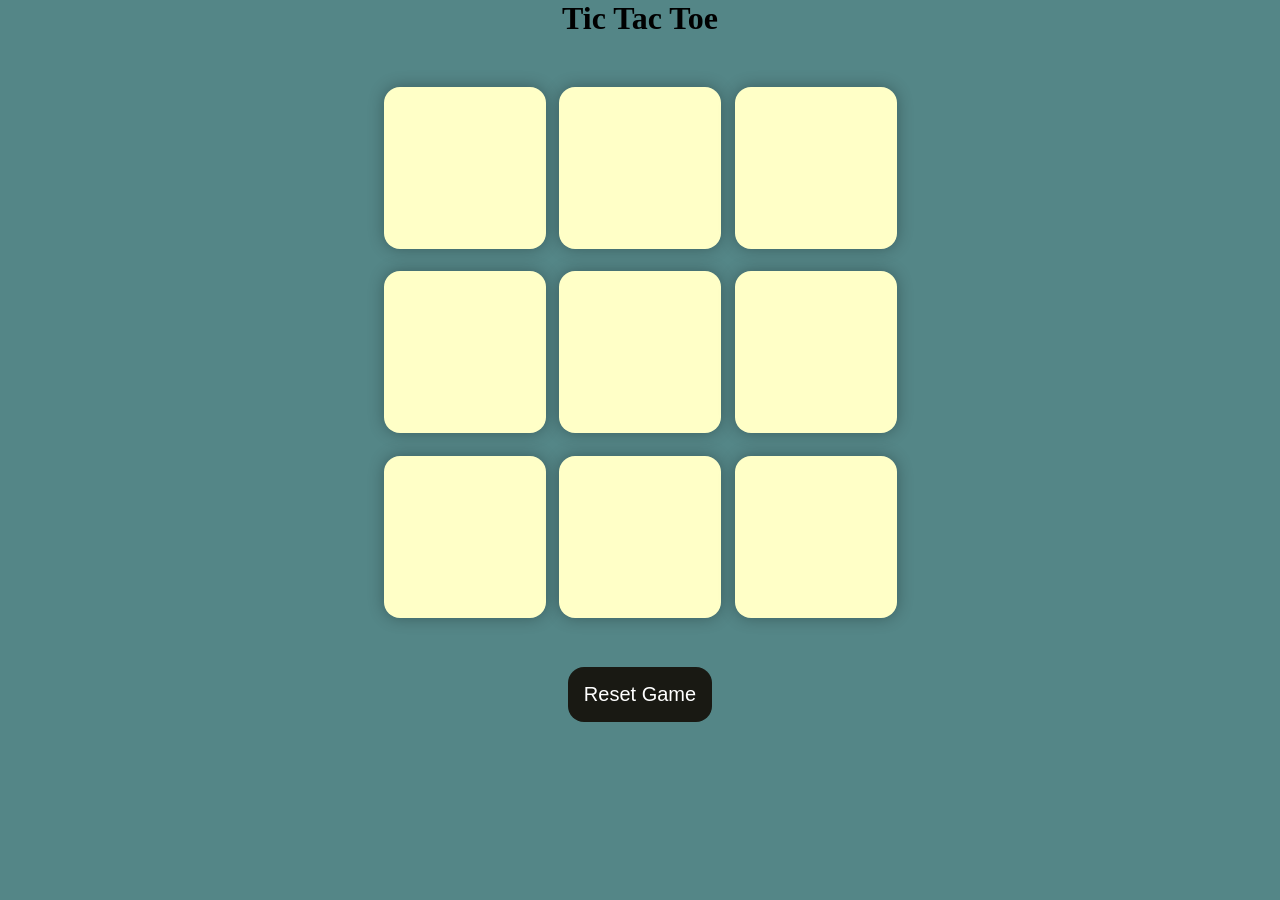
<file: Tic-Tac-Toe/index.html>
<!DOCTYPE html>
<html lang="en">
  <head>
    <meta charset="UTF-8" />
    <meta name="viewport" content="width=device-width, initial-scale=1.0" />
    <title>Tic-Tac-Toe Game</title>
    <link rel="stylesheet" href="style.css" />
  </head>
  <body>
    <div class="msg-container hide">
      <p id="msg">Winner</p>
      <button id="new-btn">New Game</button>
    </div>
    <main>
      <h1>Tic Tac Toe</h1>
      <div class="container">
        <div class="game">
          <button class="box"></button>
          <button class="box"></button>
          <button class="box"></button>
          <button class="box"></button>
          <button class="box"></button>
          <button class="box"></button>
          <button class="box"></button>
          <button class="box"></button>
          <button class="box"></button>
        </div>
      </div>
      <button id="reset-btn">Reset Game</button>
    </main>
    <script src="app.js"></script>
  </body>
</html>
</file>
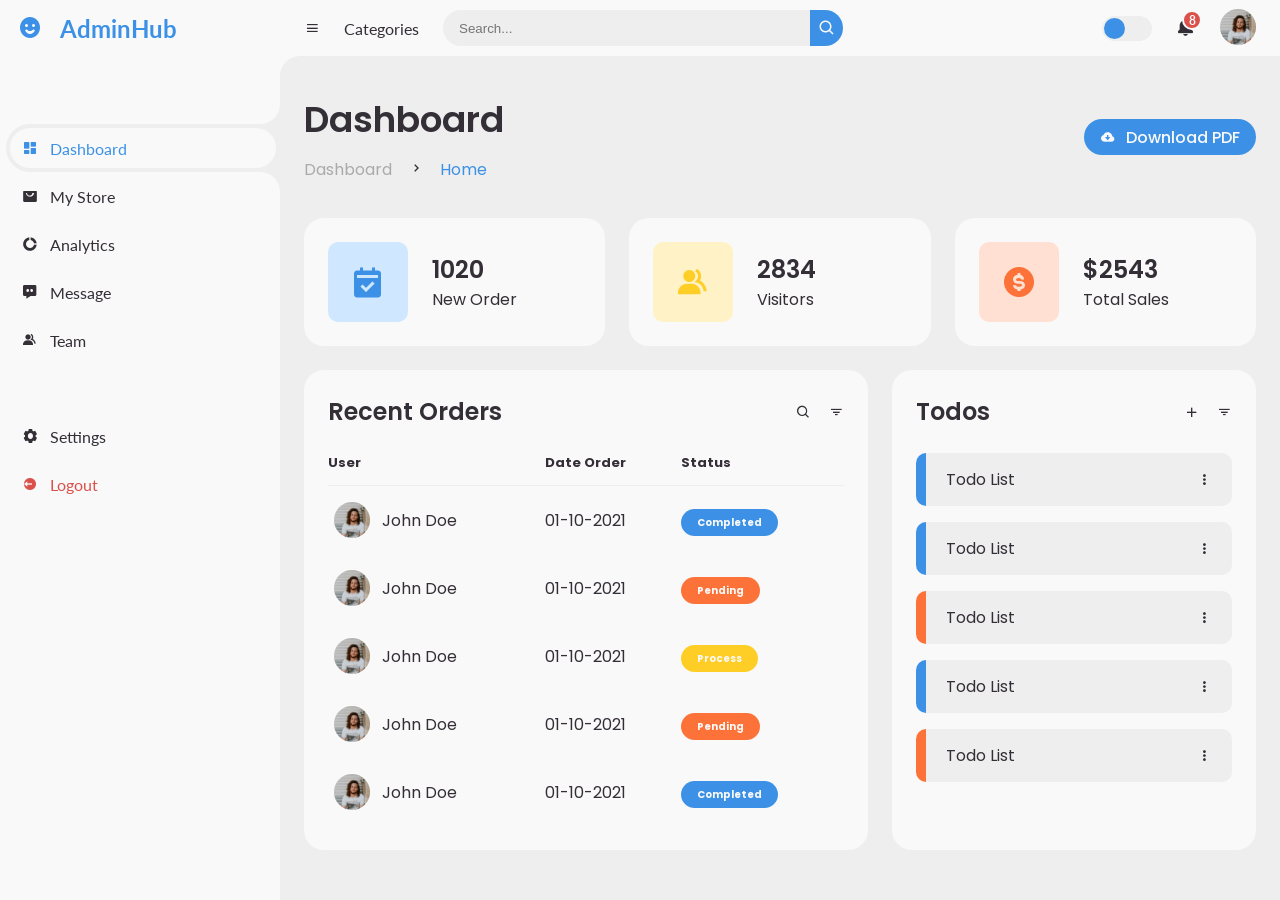
<file: JavaScript/Admin dashboared/Admin dashboared html css js/index.html>
<!DOCTYPE html>
<html lang="en">
<head>
	<meta charset="UTF-8">
	<meta name="viewport" content="width=device-width, initial-scale=1.0">

	<!-- Boxicons -->
	<link href='https://unpkg.com/boxicons@2.0.9/css/boxicons.min.css' rel='stylesheet'>
	<!-- My CSS -->
	<link rel="stylesheet" href="style.css">

	<title>AdminHub</title>
</head>
<body>


	<!-- SIDEBAR -->
	<section id="sidebar">
		<a href="#" class="brand">
			<i class='bx bxs-smile'></i>
			<span class="text">AdminHub</span>
		</a>
		<ul class="side-menu top">
			<li class="active">
				<a href="#">
					<i class='bx bxs-dashboard' ></i>
					<span class="text">Dashboard</span>
				</a>
			</li>
			<li>
				<a href="#">
					<i class='bx bxs-shopping-bag-alt' ></i>
					<span class="text">My Store</span>
				</a>
			</li>
			<li>
				<a href="#">
					<i class='bx bxs-doughnut-chart' ></i>
					<span class="text">Analytics</span>
				</a>
			</li>
			<li>
				<a href="#">
					<i class='bx bxs-message-dots' ></i>
					<span class="text">Message</span>
				</a>
			</li>
			<li>
				<a href="#">
					<i class='bx bxs-group' ></i>
					<span class="text">Team</span>
				</a>
			</li>
		</ul>
		<ul class="side-menu">
			<li>
				<a href="#">
					<i class='bx bxs-cog' ></i>
					<span class="text">Settings</span>
				</a>
			</li>
			<li>
				<a href="#" class="logout">
					<i class='bx bxs-log-out-circle' ></i>
					<span class="text">Logout</span>
				</a>
			</li>
		</ul>
	</section>
	<!-- SIDEBAR -->



	<!-- CONTENT -->
	<section id="content">
		<!-- NAVBAR -->
		<nav>
			<i class='bx bx-menu' ></i>
			<a href="#" class="nav-link">Categories</a>
			<form action="#">
				<div class="form-input">
					<input type="search" placeholder="Search...">
					<button type="submit" class="search-btn"><i class='bx bx-search' ></i></button>
				</div>
			</form>
			<input type="checkbox" id="switch-mode" hidden>
			<label for="switch-mode" class="switch-mode"></label>
			<a href="#" class="notification">
				<i class='bx bxs-bell' ></i>
				<span class="num">8</span>
			</a>
			<a href="#" class="profile">
				<img src="img/people.png">
			</a>
		</nav>
		<!-- NAVBAR -->

		<!-- MAIN -->
		<main>
			<div class="head-title">
				<div class="left">
					<h1>Dashboard</h1>
					<ul class="breadcrumb">
						<li>
							<a href="#">Dashboard</a>
						</li>
						<li><i class='bx bx-chevron-right' ></i></li>
						<li>
							<a class="active" href="#">Home</a>
						</li>
					</ul>
				</div>
				<a href="#" class="btn-download">
					<i class='bx bxs-cloud-download' ></i>
					<span class="text">Download PDF</span>
				</a>
			</div>

			<ul class="box-info">
				<li>
					<i class='bx bxs-calendar-check' ></i>
					<span class="text">
						<h3>1020</h3>
						<p>New Order</p>
					</span>
				</li>
				<li>
					<i class='bx bxs-group' ></i>
					<span class="text">
						<h3>2834</h3>
						<p>Visitors</p>
					</span>
				</li>
				<li>
					<i class='bx bxs-dollar-circle' ></i>
					<span class="text">
						<h3>$2543</h3>
						<p>Total Sales</p>
					</span>
				</li>
			</ul>


			<div class="table-data">
				<div class="order">
					<div class="head">
						<h3>Recent Orders</h3>
						<i class='bx bx-search' ></i>
						<i class='bx bx-filter' ></i>
					</div>
					<table>
						<thead>
							<tr>
								<th>User</th>
								<th>Date Order</th>
								<th>Status</th>
							</tr>
						</thead>
						<tbody>
							<tr>
								<td>
									<img src="img/people.png">
									<p>John Doe</p>
								</td>
								<td>01-10-2021</td>
								<td><span class="status completed">Completed</span></td>
							</tr>
							<tr>
								<td>
									<img src="img/people.png">
									<p>John Doe</p>
								</td>
								<td>01-10-2021</td>
								<td><span class="status pending">Pending</span></td>
							</tr>
							<tr>
								<td>
									<img src="img/people.png">
									<p>John Doe</p>
								</td>
								<td>01-10-2021</td>
								<td><span class="status process">Process</span></td>
							</tr>
							<tr>
								<td>
									<img src="img/people.png">
									<p>John Doe</p>
								</td>
								<td>01-10-2021</td>
								<td><span class="status pending">Pending</span></td>
							</tr>
							<tr>
								<td>
									<img src="img/people.png">
									<p>John Doe</p>
								</td>
								<td>01-10-2021</td>
								<td><span class="status completed">Completed</span></td>
							</tr>
						</tbody>
					</table>
				</div>
				<div class="todo">
					<div class="head">
						<h3>Todos</h3>
						<i class='bx bx-plus' ></i>
						<i class='bx bx-filter' ></i>
					</div>
					<ul class="todo-list">
						<li class="completed">
							<p>Todo List</p>
							<i class='bx bx-dots-vertical-rounded' ></i>
						</li>
						<li class="completed">
							<p>Todo List</p>
							<i class='bx bx-dots-vertical-rounded' ></i>
						</li>
						<li class="not-completed">
							<p>Todo List</p>
							<i class='bx bx-dots-vertical-rounded' ></i>
						</li>
						<li class="completed">
							<p>Todo List</p>
							<i class='bx bx-dots-vertical-rounded' ></i>
						</li>
						<li class="not-completed">
							<p>Todo List</p>
							<i class='bx bx-dots-vertical-rounded' ></i>
						</li>
					</ul>
				</div>
			</div>
		</main>
		<!-- MAIN -->
	</section>
	<!-- CONTENT -->
	

	<script src="script.js"></script>
</body>
</html>
</file>
<file: Tic-Tac-Toe/style.css>
* {
    margin: 0;
    padding: 0;
  }
  
  body {
    background-color: #548687;
    text-align: center;
  }
  
  .container {
    height: 70vh;
    display: flex;
  
    justify-content: center;
    align-items: center;
  }
  
  .game {
    height: 60vmin;
    width: 60vmin;
    display: flex;
    flex-wrap: wrap;
    justify-content: center;
    align-items: center;
    gap: 1.5vmin;
  }
  
  .box {
    height: 18vmin;
    width: 18vmin;
    border-radius: 1rem;
    border: none;
    box-shadow: 0 0 1rem rgba(0, 0, 0, 0.3);
    font-size: 8vmin;
    color: #b0413e;
    background-color: #ffffc7;
  }
  
  #reset-btn {
    padding: 1rem;
    font-size: 1.25rem;
    background-color: #191913;
    color: #fff;
    border-radius: 1rem;
    border: none;
  }
  
  #new-btn {
    padding: 1rem;
    font-size: 1.25rem;
    background-color: #191913;
    color: #fff;
    border-radius: 1rem;
    border: none;
  }
  
  #msg {
    color: #ffffc7;
    font-size: 5vmin;
  }
  
  .msg-container {
    height: 100vmin;
    display: flex;
    justify-content: center;
    align-items: center;
    flex-direction: column;
    gap: 4rem;
  }
  
  .hide {
    display: none;
  }
</file>
<file: JavaScript/Admin dashboared/Admin dashboared html css js/style.css>
@import url('https://fonts.googleapis.com/css2?family=Lato:wght@400;700&family=Poppins:wght@400;500;600;700&display=swap');

* {
	margin: 0;
	padding: 0;
	box-sizing: border-box;
}

a {
	text-decoration: none;
}

li {
	list-style: none;
}

:root {
	--poppins: 'Poppins', sans-serif;
	--lato: 'Lato', sans-serif;

	--light: #F9F9F9;
	--blue: #3C91E6;
	--light-blue: #CFE8FF;
	--grey: #eee;
	--dark-grey: #AAAAAA;
	--dark: #342E37;
	--red: #DB504A;
	--yellow: #FFCE26;
	--light-yellow: #FFF2C6;
	--orange: #FD7238;
	--light-orange: #FFE0D3;
}

html {
	overflow-x: hidden;
}

body.dark {
	--light: #0C0C1E;
	--grey: #060714;
	--dark: #FBFBFB;
}

body {
	background: var(--grey);
	overflow-x: hidden;
}





/* SIDEBAR */
#sidebar {
	position: fixed;
	top: 0;
	left: 0;
	width: 280px;
	height: 100%;
	background: var(--light);
	z-index: 2000;
	font-family: var(--lato);
	transition: .3s ease;
	overflow-x: hidden;
	scrollbar-width: none;
}
#sidebar::--webkit-scrollbar {
	display: none;
}
#sidebar.hide {
	width: 60px;
}
#sidebar .brand {
	font-size: 24px;
	font-weight: 700;
	height: 56px;
	display: flex;
	align-items: center;
	color: var(--blue);
	position: sticky;
	top: 0;
	left: 0;
	background: var(--light);
	z-index: 500;
	padding-bottom: 20px;
	box-sizing: content-box;
}
#sidebar .brand .bx {
	min-width: 60px;
	display: flex;
	justify-content: center;
}
#sidebar .side-menu {
	width: 100%;
	margin-top: 48px;
}
#sidebar .side-menu li {
	height: 48px;
	background: transparent;
	margin-left: 6px;
	border-radius: 48px 0 0 48px;
	padding: 4px;
}
#sidebar .side-menu li.active {
	background: var(--grey);
	position: relative;
}
#sidebar .side-menu li.active::before {
	content: '';
	position: absolute;
	width: 40px;
	height: 40px;
	border-radius: 50%;
	top: -40px;
	right: 0;
	box-shadow: 20px 20px 0 var(--grey);
	z-index: -1;
}
#sidebar .side-menu li.active::after {
	content: '';
	position: absolute;
	width: 40px;
	height: 40px;
	border-radius: 50%;
	bottom: -40px;
	right: 0;
	box-shadow: 20px -20px 0 var(--grey);
	z-index: -1;
}
#sidebar .side-menu li a {
	width: 100%;
	height: 100%;
	background: var(--light);
	display: flex;
	align-items: center;
	border-radius: 48px;
	font-size: 16px;
	color: var(--dark);
	white-space: nowrap;
	overflow-x: hidden;
}
#sidebar .side-menu.top li.active a {
	color: var(--blue);
}
#sidebar.hide .side-menu li a {
	width: calc(48px - (4px * 2));
	transition: width .3s ease;
}
#sidebar .side-menu li a.logout {
	color: var(--red);
}
#sidebar .side-menu.top li a:hover {
	color: var(--blue);
}
#sidebar .side-menu li a .bx {
	min-width: calc(60px  - ((4px + 6px) * 2));
	display: flex;
	justify-content: center;
}
/* SIDEBAR */





/* CONTENT */
#content {
	position: relative;
	width: calc(100% - 280px);
	left: 280px;
	transition: .3s ease;
}
#sidebar.hide ~ #content {
	width: calc(100% - 60px);
	left: 60px;
}




/* NAVBAR */
#content nav {
	height: 56px;
	background: var(--light);
	padding: 0 24px;
	display: flex;
	align-items: center;
	grid-gap: 24px;
	font-family: var(--lato);
	position: sticky;
	top: 0;
	left: 0;
	z-index: 1000;
}
#content nav::before {
	content: '';
	position: absolute;
	width: 40px;
	height: 40px;
	bottom: -40px;
	left: 0;
	border-radius: 50%;
	box-shadow: -20px -20px 0 var(--light);
}
#content nav a {
	color: var(--dark);
}
#content nav .bx.bx-menu {
	cursor: pointer;
	color: var(--dark);
}
#content nav .nav-link {
	font-size: 16px;
	transition: .3s ease;
}
#content nav .nav-link:hover {
	color: var(--blue);
}
#content nav form {
	max-width: 400px;
	width: 100%;
	margin-right: auto;
}
#content nav form .form-input {
	display: flex;
	align-items: center;
	height: 36px;
}
#content nav form .form-input input {
	flex-grow: 1;
	padding: 0 16px;
	height: 100%;
	border: none;
	background: var(--grey);
	border-radius: 36px 0 0 36px;
	outline: none;
	width: 100%;
	color: var(--dark);
}
#content nav form .form-input button {
	width: 36px;
	height: 100%;
	display: flex;
	justify-content: center;
	align-items: center;
	background: var(--blue);
	color: var(--light);
	font-size: 18px;
	border: none;
	outline: none;
	border-radius: 0 36px 36px 0;
	cursor: pointer;
}
#content nav .notification {
	font-size: 20px;
	position: relative;
}
#content nav .notification .num {
	position: absolute;
	top: -6px;
	right: -6px;
	width: 20px;
	height: 20px;
	border-radius: 50%;
	border: 2px solid var(--light);
	background: var(--red);
	color: var(--light);
	font-weight: 700;
	font-size: 12px;
	display: flex;
	justify-content: center;
	align-items: center;
}
#content nav .profile img {
	width: 36px;
	height: 36px;
	object-fit: cover;
	border-radius: 50%;
}
#content nav .switch-mode {
	display: block;
	min-width: 50px;
	height: 25px;
	border-radius: 25px;
	background: var(--grey);
	cursor: pointer;
	position: relative;
}
#content nav .switch-mode::before {
	content: '';
	position: absolute;
	top: 2px;
	left: 2px;
	bottom: 2px;
	width: calc(25px - 4px);
	background: var(--blue);
	border-radius: 50%;
	transition: all .3s ease;
}
#content nav #switch-mode:checked + .switch-mode::before {
	left: calc(100% - (25px - 4px) - 2px);
}
/* NAVBAR */





/* MAIN */
#content main {
	width: 100%;
	padding: 36px 24px;
	font-family: var(--poppins);
	max-height: calc(100vh - 56px);
	overflow-y: auto;
}
#content main .head-title {
	display: flex;
	align-items: center;
	justify-content: space-between;
	grid-gap: 16px;
	flex-wrap: wrap;
}
#content main .head-title .left h1 {
	font-size: 36px;
	font-weight: 600;
	margin-bottom: 10px;
	color: var(--dark);
}
#content main .head-title .left .breadcrumb {
	display: flex;
	align-items: center;
	grid-gap: 16px;
}
#content main .head-title .left .breadcrumb li {
	color: var(--dark);
}
#content main .head-title .left .breadcrumb li a {
	color: var(--dark-grey);
	pointer-events: none;
}
#content main .head-title .left .breadcrumb li a.active {
	color: var(--blue);
	pointer-events: unset;
}
#content main .head-title .btn-download {
	height: 36px;
	padding: 0 16px;
	border-radius: 36px;
	background: var(--blue);
	color: var(--light);
	display: flex;
	justify-content: center;
	align-items: center;
	grid-gap: 10px;
	font-weight: 500;
}




#content main .box-info {
	display: grid;
	grid-template-columns: repeat(auto-fit, minmax(240px, 1fr));
	grid-gap: 24px;
	margin-top: 36px;
}
#content main .box-info li {
	padding: 24px;
	background: var(--light);
	border-radius: 20px;
	display: flex;
	align-items: center;
	grid-gap: 24px;
}
#content main .box-info li .bx {
	width: 80px;
	height: 80px;
	border-radius: 10px;
	font-size: 36px;
	display: flex;
	justify-content: center;
	align-items: center;
}
#content main .box-info li:nth-child(1) .bx {
	background: var(--light-blue);
	color: var(--blue);
}
#content main .box-info li:nth-child(2) .bx {
	background: var(--light-yellow);
	color: var(--yellow);
}
#content main .box-info li:nth-child(3) .bx {
	background: var(--light-orange);
	color: var(--orange);
}
#content main .box-info li .text h3 {
	font-size: 24px;
	font-weight: 600;
	color: var(--dark);
}
#content main .box-info li .text p {
	color: var(--dark);	
}





#content main .table-data {
	display: flex;
	flex-wrap: wrap;
	grid-gap: 24px;
	margin-top: 24px;
	width: 100%;
	color: var(--dark);
}
#content main .table-data > div {
	border-radius: 20px;
	background: var(--light);
	padding: 24px;
	overflow-x: auto;
}
#content main .table-data .head {
	display: flex;
	align-items: center;
	grid-gap: 16px;
	margin-bottom: 24px;
}
#content main .table-data .head h3 {
	margin-right: auto;
	font-size: 24px;
	font-weight: 600;
}
#content main .table-data .head .bx {
	cursor: pointer;
}

#content main .table-data .order {
	flex-grow: 1;
	flex-basis: 500px;
}
#content main .table-data .order table {
	width: 100%;
	border-collapse: collapse;
}
#content main .table-data .order table th {
	padding-bottom: 12px;
	font-size: 13px;
	text-align: left;
	border-bottom: 1px solid var(--grey);
}
#content main .table-data .order table td {
	padding: 16px 0;
}
#content main .table-data .order table tr td:first-child {
	display: flex;
	align-items: center;
	grid-gap: 12px;
	padding-left: 6px;
}
#content main .table-data .order table td img {
	width: 36px;
	height: 36px;
	border-radius: 50%;
	object-fit: cover;
}
#content main .table-data .order table tbody tr:hover {
	background: var(--grey);
}
#content main .table-data .order table tr td .status {
	font-size: 10px;
	padding: 6px 16px;
	color: var(--light);
	border-radius: 20px;
	font-weight: 700;
}
#content main .table-data .order table tr td .status.completed {
	background: var(--blue);
}
#content main .table-data .order table tr td .status.process {
	background: var(--yellow);
}
#content main .table-data .order table tr td .status.pending {
	background: var(--orange);
}


#content main .table-data .todo {
	flex-grow: 1;
	flex-basis: 300px;
}
#content main .table-data .todo .todo-list {
	width: 100%;
}
#content main .table-data .todo .todo-list li {
	width: 100%;
	margin-bottom: 16px;
	background: var(--grey);
	border-radius: 10px;
	padding: 14px 20px;
	display: flex;
	justify-content: space-between;
	align-items: center;
}
#content main .table-data .todo .todo-list li .bx {
	cursor: pointer;
}
#content main .table-data .todo .todo-list li.completed {
	border-left: 10px solid var(--blue);
}
#content main .table-data .todo .todo-list li.not-completed {
	border-left: 10px solid var(--orange);
}
#content main .table-data .todo .todo-list li:last-child {
	margin-bottom: 0;
}
/* MAIN */
/* CONTENT */









@media screen and (max-width: 768px) {
	#sidebar {
		width: 200px;
	}

	#content {
		width: calc(100% - 60px);
		left: 200px;
	}

	#content nav .nav-link {
		display: none;
	}
}






@media screen and (max-width: 576px) {
	#content nav form .form-input input {
		display: none;
	}

	#content nav form .form-input button {
		width: auto;
		height: auto;
		background: transparent;
		border-radius: none;
		color: var(--dark);
	}

	#content nav form.show .form-input input {
		display: block;
		width: 100%;
	}
	#content nav form.show .form-input button {
		width: 36px;
		height: 100%;
		border-radius: 0 36px 36px 0;
		color: var(--light);
		background: var(--red);
	}

	#content nav form.show ~ .notification,
	#content nav form.show ~ .profile {
		display: none;
	}

	#content main .box-info {
		grid-template-columns: 1fr;
	}

	#content main .table-data .head {
		min-width: 420px;
	}
	#content main .table-data .order table {
		min-width: 420px;
	}
	#content main .table-data .todo .todo-list {
		min-width: 420px;
	}
}
</file>
